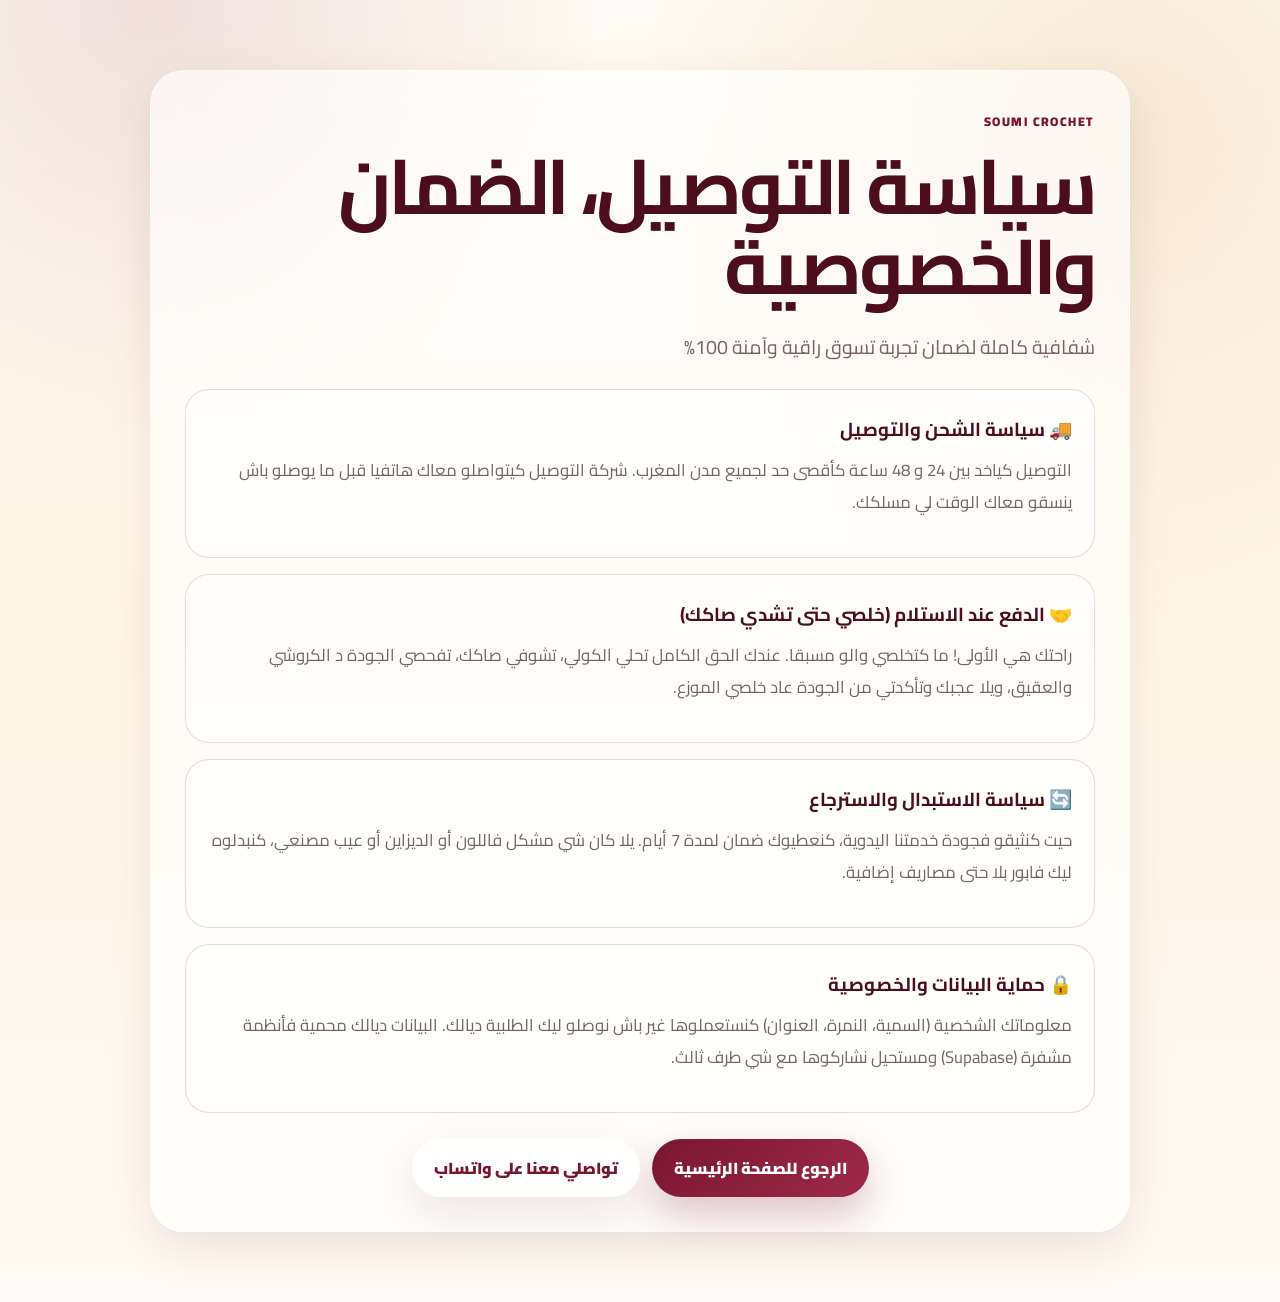
<file: policies.html>
<!doctype html>
<html lang="ar" dir="rtl">
<head>
  <meta charset="UTF-8" />
  <meta name="viewport" content="width=device-width, initial-scale=1.0" />
  <meta name="theme-color" content="#7a1730" />
  <title>سياسة التوصيل، الضمان والخصوصية | Soumi Crochet</title>
  <meta name="description" content="سياسة التوصيل، الدفع عند الاستلام، الاستبدال والاسترجاع، وحماية البيانات الخاصة بمتجر Soumi Crochet." />
  <link rel="preconnect" href="https://fonts.googleapis.com" />
  <link rel="preconnect" href="https://fonts.gstatic.com" crossorigin />
  <link href="https://fonts.googleapis.com/css2?family=Cairo:wght@400;600;700;800;900&family=Tajawal:wght@400;500;700;800;900&display=swap" rel="stylesheet" />
  <link rel="stylesheet" href="assets/css/style.css" />
</head>
<body>
  <main class="policy-hero">
    <div class="container">
      <section class="policy-card glass reveal in-view">
        <span class="eyebrow">SOUMI CROCHET</span>
        <h1>سياسة التوصيل، الضمان والخصوصية</h1>
        <p class="lead">شفافية كاملة لضمان تجربة تسوق راقية وآمنة 100%</p>

        <div class="policy-grid">
          <article class="policy-item">
            <h3>🚚 سياسة الشحن والتوصيل</h3>
            <p>التوصيل كياخد بين 24 و 48 ساعة كأقصى حد لجميع مدن المغرب. شركة التوصيل كيتواصلو معاك هاتفيا قبل ما يوصلو باش ينسقو معاك الوقت لي مسلكك.</p>
          </article>

          <article class="policy-item">
            <h3>🤝 الدفع عند الاستلام (خلصي حتى تشدي صاكك)</h3>
            <p>راحتك هي الأولى! ما كتخلصي والو مسبقا. عندك الحق الكامل تحلي الكولي، تشوفي صاكك، تفحصي الجودة د الكروشي والعقيق، ويلا عجبك وتأكدتي من الجودة عاد خلصي الموزع.</p>
          </article>

          <article class="policy-item">
            <h3>🔄 سياسة الاستبدال والاسترجاع</h3>
            <p>حيت كنثيقو فجودة خدمتنا اليدوية، كنعطيوك ضمان لمدة 7 أيام. يلا كان شي مشكل فاللون أو الديزاين أو عيب مصنعي، كنبدلوه ليك فابور بلا حتى مصاريف إضافية.</p>
          </article>

          <article class="policy-item">
            <h3>🔒 حماية البيانات والخصوصية</h3>
            <p>معلوماتك الشخصية (السمية، النمرة، العنوان) كنستعملوها غير باش نوصلو ليك الطلبية ديالك. البيانات ديالك محمية فأنظمة مشفرة (Supabase) ومستحيل نشاركوها مع شي طرف ثالث.</p>
          </article>
        </div>

        <div class="thankyou-actions" style="margin-top:26px">
          <a class="btn btn-primary btn-glow" href="index.html">الرجوع للصفحة الرئيسية</a>
          <a class="btn btn-secondary glass" href="https://wa.me/212662711995" target="_blank" rel="noopener">تواصلي معنا على واتساب</a>
        </div>
      </section>
    </div>
  </main>
</body>
</html>
</file>
<file: assets/css/style.css>
:root{
  --bg:#fffaf3;
  --bg-soft:#fff8ec;
  --card:rgba(255,255,255,.82);
  --glass:rgba(255,255,255,.64);
  --primary:#7a1730;
  --primary-2:#9f2948;
  --primary-dark:#4c0d1d;
  --accent:#d7aa62;
  --text:#27201e;
  --muted:#74665e;
  --line:rgba(122,23,48,.16);
  --shadow:0 26px 75px rgba(76,13,29,.15);
  --shadow-soft:0 16px 45px rgba(76,13,29,.10);
  --radius:30px;
}
*{box-sizing:border-box}
html{scroll-behavior:smooth}
body{
  margin:0;
  font-family:'Cairo','Tajawal',system-ui,sans-serif;
  color:var(--text);
  background:
    radial-gradient(circle at 12% 0%,rgba(122,23,48,.11),transparent 26%),
    radial-gradient(circle at 88% 10%,rgba(215,170,98,.20),transparent 30%),
    linear-gradient(180deg,#fffaf3 0%,#fff5e8 48%,#fffaf3 100%);
  overflow-x:hidden;
}
body.modal-open{overflow:hidden}
a{color:inherit;text-decoration:none}
img{max-width:100%;display:block}
button,input{font:inherit}
button{cursor:pointer}
.container{width:min(1180px,calc(100% - 30px));margin-inline:auto}
.glass{
  background:var(--glass);
  border:1px solid rgba(255,255,255,.52);
  box-shadow:var(--shadow-soft);
  backdrop-filter:blur(18px);
}
.cursor-glow{
  position:fixed;width:260px;height:260px;border-radius:50%;
  background:radial-gradient(circle,rgba(122,23,48,.13),transparent 62%);
  pointer-events:none;translate:-50% -50%;z-index:0;opacity:.75
}
.site-header{
  position:sticky;top:0;z-index:70;
  background:rgba(255,250,243,.82);
  backdrop-filter:blur(18px);
  border-bottom:1px solid var(--line)
}
.nav-shell{height:78px;display:flex;align-items:center;justify-content:space-between;gap:18px}
.brand img{width:92px;height:58px;object-fit:contain}
.nav{display:flex;align-items:center;gap:24px;background:transparent}
.nav a{font-weight:900;color:var(--muted);transition:.25s ease}
.nav a:hover{color:var(--primary);transform:translateY(-2px)}
.lang-switch{display:flex;gap:4px;border:0;border-radius:999px;padding:5px}
.lang-switch span{min-width:42px;height:34px;border-radius:999px;display:grid;place-items:center;font-weight:900;color:var(--primary)}
.lang-switch span.active{background:var(--primary);color:#fff}
.menu-toggle{display:none;background:transparent;border:0;width:44px;height:44px;position:relative}
.menu-toggle span{display:block;width:26px;height:2px;background:var(--primary);margin:6px auto;border-radius:99px;transition:.3s ease}
.menu-toggle.active span:nth-child(1){transform:translateY(8px) rotate(45deg)}
.menu-toggle.active span:nth-child(2){opacity:0}
.menu-toggle.active span:nth-child(3){transform:translateY(-8px) rotate(-45deg)}
.section{padding:92px 0}
.compact-mobile{}
.hero{min-height:calc(100vh - 78px);display:grid;align-items:center;padding:70px 0 90px}
.hero-grid{display:grid;grid-template-columns:1.02fr .98fr;gap:54px;align-items:center}
.eyebrow{display:inline-flex;align-items:center;color:var(--primary);font-size:.78rem;letter-spacing:.12em;text-transform:uppercase;font-weight:900;margin-bottom:14px}
h1,h2,h3,p{margin-top:0}
h1{font-size:clamp(2.35rem,6vw,5.45rem);line-height:1.04;letter-spacing:-.045em;color:var(--primary-dark);margin-bottom:22px}
h2{font-size:clamp(1.8rem,4vw,3.42rem);line-height:1.12;letter-spacing:-.035em;color:var(--primary-dark);margin-bottom:14px}
p{color:var(--muted);font-size:1.05rem;line-height:1.88}
.lead{font-size:1.22rem;max-width:690px}
.hero-actions{display:flex;flex-wrap:wrap;gap:14px;margin:34px 0 24px}
.btn{
  border:0;border-radius:999px;padding:14px 22px;font-weight:900;
  display:inline-flex;align-items:center;justify-content:center;gap:8px;
  transition:transform .25s ease,box-shadow .25s ease,filter .25s ease
}
.btn:hover{transform:translateY(-3px)}
.btn-primary{background:linear-gradient(135deg,var(--primary),var(--primary-2));color:#fff;box-shadow:0 18px 38px rgba(122,23,48,.25)}
.btn-secondary{color:var(--primary);background:rgba(255,255,255,.68)}
.btn-small{width:100%;padding:12px 16px}
.btn-xl{width:100%;padding:16px 24px}
.btn-glow{position:relative;overflow:hidden}
.btn-glow::after{content:"";position:absolute;inset:-80% -40%;background:linear-gradient(90deg,transparent,rgba(255,255,255,.34),transparent);transform:rotate(15deg) translateX(-100%);animation:shine 3.2s infinite}
@keyframes shine{45%,100%{transform:rotate(15deg) translateX(160%)}}
.pulse{animation:pulse 2.15s infinite}
@keyframes pulse{0%{box-shadow:0 0 0 0 rgba(122,23,48,.36),0 18px 38px rgba(122,23,48,.23)}70%{box-shadow:0 0 0 18px rgba(122,23,48,0),0 18px 38px rgba(122,23,48,.23)}100%{box-shadow:0 0 0 0 rgba(122,23,48,0),0 18px 38px rgba(122,23,48,.23)}}
.hero-badges{display:flex;gap:10px;flex-wrap:wrap}
.hero-badges span{border-radius:999px;padding:9px 14px;font-weight:900;color:var(--primary-dark)}
.hero-art{position:relative;min-height:620px;isolation:isolate}
.orb{position:absolute;border-radius:50%;filter:blur(2px);z-index:-1}
.orb-one{width:420px;height:420px;background:rgba(122,23,48,.12);top:60px;left:80px}
.orb-two{width:280px;height:280px;background:rgba(215,170,98,.24);bottom:70px;right:40px}
.hero-img{position:absolute;object-fit:cover;border:10px solid rgba(255,255,255,.72);box-shadow:var(--shadow);animation:float 5.5s ease-in-out infinite;background:#fff}
.hero-main-img{width:410px;height:520px;border-radius:46px;left:50%;top:50%;transform:translate(-50%,-50%);z-index:2}
.hero-float{width:210px;height:270px;border-radius:34px;z-index:3}
.hero-float-one{top:52px;right:0;animation-delay:.35s}
.hero-float-two{bottom:34px;left:0;animation-delay:.65s}
@keyframes float{0%,100%{translate:0 0}50%{translate:0 -14px}}
.section-head{text-align:center;max-width:790px;margin:0 auto 42px}
.section-lead{max-width:760px;margin-inline:auto}
.carousel-shell{position:relative}
.product-carousel{
  display:flex;overflow-x:auto;scroll-snap-type:x mandatory;gap:20px;
  scroll-behavior:smooth;padding:8px 4px 28px;overscroll-behavior-inline:contain;
  scrollbar-width:none
}
.product-carousel::-webkit-scrollbar{display:none}
.product-card{
  flex:0 0 31.5%;scroll-snap-align:center;border-radius:var(--radius);overflow:hidden;
  transition:transform .32s ease,border-color .32s ease,box-shadow .32s ease
}
.product-card:hover{transform:translateY(-8px);border-color:rgba(122,23,48,.25);box-shadow:var(--shadow)}
.product-media{border:0;background:transparent;padding:0;width:100%;position:relative;overflow:hidden;display:block}
.product-media img{width:100%;height:370px;object-fit:cover;transition:transform .5s ease}
.product-card:hover .product-media img{transform:scale(1.045)}
.product-badge{position:absolute;top:14px;inset-inline-start:14px;background:rgba(122,23,48,.92);color:#fff;border-radius:999px;padding:7px 11px;font-weight:900;font-size:.8rem}
.product-card-body{padding:18px}
.product-card-body h3{font-size:1.14rem;line-height:1.35;color:var(--primary-dark);margin-bottom:8px}
.product-card-body p{font-size:.95rem;line-height:1.62;margin:10px 0 14px;min-height:78px}
.price-tag{display:inline-flex;align-items:baseline;gap:7px;color:var(--primary);font-weight:900;letter-spacing:.01em;margin:3px 0 6px}
.old-price{opacity:.58;font-size:.9em;text-decoration-thickness:2px;text-decoration-color:rgba(122,23,48,.55)}
.price-tag strong{font-size:1.15em;color:var(--primary-dark)}
.gallery-arrow{
  position:absolute;top:50%;transform:translateY(-50%);z-index:4;
  width:52px;height:52px;border:0;border-radius:50%;display:grid;place-items:center;
  color:var(--primary);font-size:2.2rem;font-weight:900
}
.gallery-prev{left:-20px}.gallery-next{right:-20px}
.story-card{display:grid;grid-template-columns:.9fr 1.1fr;gap:42px;align-items:center;border-radius:42px;padding:28px}
.story-media img{width:100%;height:560px;object-fit:cover;border-radius:34px;box-shadow:var(--shadow-soft)}
.story-copy p{margin-bottom:28px}
.reviews-grid,.promise-grid{display:grid;grid-template-columns:repeat(4,1fr);gap:20px}
.review-card,.promise-card{border-radius:28px;padding:22px;transition:.25s ease}
.review-card:hover,.promise-card:hover{transform:translateY(-5px);border-color:rgba(122,23,48,.28)}
.review-card:active{transform:scale(.97);border-color:var(--primary);transition:transform .1s ease}
.stars{color:var(--accent);font-size:1.2rem;letter-spacing:2px}
.review-card h3,.promise-card h3{color:var(--primary-dark);margin:8px 0 12px}
.review-card audio{width:100%;accent-color:var(--primary)}
.faq-list{display:grid;gap:14px;max-width:900px;margin-inline:auto}
.faq-list details{border-radius:24px;padding:0;overflow:hidden}
.faq-list summary{list-style:none;padding:18px 20px;font-weight:900;color:var(--primary-dark);cursor:pointer}
.faq-list summary::-webkit-details-marker{display:none}
.faq-list summary::after{content:"+";float:inline-end;color:var(--primary);font-size:1.4rem}
.faq-list details[open] summary::after{content:"−"}
.faq-list p{padding:0 20px 20px;margin:0;transform-origin:top}
.faq-list details[open] p{animation:pageTurn .42s cubic-bezier(.25,1,.5,1) forwards}
@keyframes pageTurn{0%{opacity:0;transform:perspective(800px) rotateX(-22deg) translateY(-8px)}100%{opacity:1;transform:perspective(800px) rotateX(0) translateY(0)}}
.footer{padding:42px 0 104px;background:linear-gradient(180deg,rgba(122,23,48,.07),rgba(122,23,48,.13));border-top:1px solid var(--line)}
.footer-grid{display:grid;grid-template-columns:1fr 1.2fr;gap:32px;align-items:center}
.footer-logo{width:112px;height:70px;object-fit:contain;margin-bottom:12px}
.footer-badges{display:flex;justify-content:flex-end;flex-wrap:wrap;gap:12px}
.footer-badge{display:inline-flex;align-items:center;border-radius:999px;padding:12px 16px;background:rgba(255,255,255,.72);border:1px solid var(--line);color:var(--primary);font-weight:900;box-shadow:var(--shadow-soft);transition:.25s ease}
.footer-badge:hover{transform:translateY(-3px);background:var(--primary);color:#fff}
.modal{position:fixed;inset:0;z-index:100;pointer-events:none}
.modal.show{pointer-events:auto}
.modal-mask{position:absolute;inset:0;background:rgba(28,15,18,.62);backdrop-filter:blur(8px);opacity:0;transition:.3s ease}
.modal.show .modal-mask{opacity:1}
.modal-card{position:absolute;left:50%;top:50%;width:min(1010px,calc(100% - 24px));max-height:90vh;overflow:auto;border-radius:34px;transform:translate(-50%,-46%) scale(.94);opacity:0;transition:.35s cubic-bezier(.2,.8,.2,1)}
.modal.show .modal-card{transform:translate(-50%,-50%) scale(1);opacity:1}
.modal-close{position:absolute;top:14px;inset-inline-end:14px;width:42px;height:42px;border:0;border-radius:50%;background:rgba(122,23,48,.11);color:var(--primary);font-size:1.8rem;z-index:6}
.modal-product-grid{display:grid;grid-template-columns:1.05fr .95fr;gap:26px;padding:30px}
.modal-carousel{position:relative;border-radius:28px;overflow:hidden;background:#f6eadc}
.modal-carousel img{width:100%;height:590px;object-fit:cover}
.carousel-arrow{position:absolute;top:50%;transform:translateY(-50%);width:46px;height:46px;border:0;border-radius:50%;background:rgba(255,255,255,.86);color:var(--primary);font-size:2rem;display:grid;place-items:center}
.carousel-arrow.prev{inset-inline-start:14px}.carousel-arrow.next{inset-inline-end:14px}
.carousel-dots{position:absolute;left:50%;bottom:14px;transform:translateX(-50%);display:flex;gap:7px}
.carousel-dots button{width:10px;height:10px;border:0;border-radius:50%;background:rgba(255,255,255,.7)}
.carousel-dots button.active{background:var(--primary);width:26px;border-radius:999px}
.modal-info{display:flex;flex-direction:column;justify-content:center;padding:18px 8px}
.modal-thumbs{display:flex;gap:10px;flex-wrap:wrap;margin:18px 0}
.modal-thumbs button{padding:0;border:2px solid transparent;background:#fff;border-radius:16px;overflow:hidden}
.modal-thumbs button.active{border-color:var(--primary)}
.modal-thumbs img{width:76px;height:88px;object-fit:cover}
.bottom-sheet .sheet-panel{
  position:absolute;left:50%;bottom:0;width:min(720px,100%);max-height:92vh;overflow:auto;
  border-radius:34px 34px 0 0;padding:18px 22px 0;transform:translate(-50%,105%);
  transition:.38s cubic-bezier(.2,.8,.2,1);background:var(--bg-soft)
}
.bottom-sheet.show .sheet-panel{transform:translate(-50%,0)}
.sheet-handle{width:66px;height:5px;background:rgba(122,23,48,.24);border-radius:999px;margin:0 auto 16px}
.sheet-head{padding-inline-end:46px}
.order-progress{display:grid;grid-template-columns:repeat(3,1fr);gap:8px;margin:14px 0 18px}
.order-progress span{height:7px;border-radius:999px;background:rgba(122,23,48,.16)}
.order-progress span.active{background:linear-gradient(90deg,var(--primary),var(--accent))}
.form-step{display:none;animation:softIn .3s ease}
.form-step.active{display:block}
@keyframes softIn{from{opacity:0;transform:translateY(12px)}to{opacity:1;transform:translateY(0)}}
.selected-product,.final-summary{display:grid;grid-template-columns:92px 1fr;gap:13px;align-items:center;border-radius:22px;padding:12px;margin-bottom:16px;background:rgba(255,255,255,.74)}
.selected-product img{width:92px;height:106px;object-fit:cover;border-radius:16px}
.selected-product small,.final-summary small{display:block;color:var(--muted);direction:ltr;text-align:left;word-break:break-all;font-size:.78rem}
.visual-picker{display:grid;grid-template-columns:repeat(3,1fr);gap:12px;padding-bottom:14px}
.visual-picker button{border:1px solid var(--line);background:#fff;border-radius:20px;padding:0;overflow:hidden;text-align:inherit;transition:.25s ease}
.visual-picker button.active{border-color:var(--primary);box-shadow:0 0 0 4px rgba(122,23,48,.08)}
.visual-picker img{width:100%;height:150px;object-fit:cover}
.visual-picker strong{display:block;padding:10px 10px 0;color:var(--primary-dark);font-size:.9rem}
.picker-price{display:block;padding:0 10px 10px;color:var(--primary)}
.field{display:grid;gap:8px;margin-bottom:14px;font-weight:900;color:var(--primary-dark)}
.field input{width:100%;border:1px solid var(--line);border-radius:16px;padding:14px;background:#fff;outline:none;color:var(--text)}
.field input:focus{border-color:var(--primary);box-shadow:0 0 0 4px rgba(122,23,48,.09)}
.wizard-actions{
  position:sticky;bottom:0;background:#fff8ec;border-top:1px solid var(--line);
  padding:12px 0 14px;z-index:10;display:flex;gap:12px;justify-content:flex-end
}
.wizard-actions.split .btn{flex:1}
.mobile-sticky-cta{display:none;position:fixed;left:16px;right:16px;bottom:12px;z-index:58}
.whatsapp-widget{position:fixed;left:18px;bottom:92px;right:auto;z-index:62}
.whatsapp-float{width:60px;height:60px;border:0;border-radius:50%;background:#25d366;display:flex;align-items:center;justify-content:center;padding:0}
.whatsapp-float svg{display:block;width:32px;height:32px}
.wa-chat{position:absolute;left:0;right:auto;bottom:76px;width:315px;border-radius:24px;overflow:hidden;transform:translateY(18px) scale(.94);opacity:0;pointer-events:none;transition:.3s cubic-bezier(.2,.8,.2,1)}
.wa-chat.show{transform:translateY(0) scale(1);opacity:1;pointer-events:auto}
.wa-head{background:linear-gradient(135deg,#075e54,#128c7e);color:#fff;padding:14px 16px;display:flex;align-items:center;justify-content:space-between}
.wa-head button{background:transparent;border:0;color:#fff;font-size:1.6rem}
.wa-body{padding:16px}
.wa-body p{font-size:.94rem;line-height:1.6;margin-bottom:12px}
.wa-body button{width:100%;margin-top:8px;border:1px solid rgba(37,211,102,.32);background:#f3fff8;color:#075e54;border-radius:14px;padding:10px;font-weight:900;text-align:inherit}
.reveal{opacity:0;transform:translateY(28px);transition:opacity .75s ease,transform .75s ease}
.reveal.in-view{opacity:1;transform:translateY(0)}
.type-target.typing-ready{visibility:hidden}
.type-target.typing-active,.type-target.typed{visibility:visible}
.policy-hero{min-height:100vh;display:grid;align-items:center;padding:70px 0}
.policy-card{border-radius:34px;padding:34px;max-width:980px;margin:0 auto}
.policy-grid{display:grid;gap:16px;margin-top:24px}
.policy-item{border-radius:24px;padding:22px;background:rgba(255,255,255,.74);border:1px solid var(--line)}
.policy-item h3{color:var(--primary-dark);margin-bottom:8px}
.thankyou-page{min-height:100vh;display:grid;align-items:center;padding:70px 0}
.thankyou-card{max-width:760px;margin:0 auto;border-radius:38px;padding:34px;text-align:center}
.thankyou-product{display:grid;grid-template-columns:160px 1fr;gap:18px;align-items:center;text-align:start;background:rgba(255,255,255,.7);border:1px solid var(--line);border-radius:26px;padding:14px;margin:24px 0}
.thankyou-product img{width:160px;height:190px;object-fit:cover;border-radius:20px}
.thankyou-actions{display:flex;flex-wrap:wrap;gap:12px;justify-content:center}
@media (min-width:1021px){
  .nav{background:transparent}
  .gallery-arrow{display:grid}
}
@media (max-width:1020px){
  .menu-toggle{display:block}
  .nav{
    position:absolute;top:78px;left:15px;right:15px;z-index:100;
    display:grid;gap:5px;border:1px solid var(--line);border-radius:24px;padding:14px;
    background:#fff8ec;opacity:0;pointer-events:none;transform:translateY(-12px) scale(.98);
    transition:all .3s cubic-bezier(.2,.8,.2,1);backdrop-filter:none;box-shadow:var(--shadow)
  }
  .nav.show{opacity:1;pointer-events:auto;transform:translateY(0) scale(1)}
  .nav a{padding:12px;border-radius:14px}
  .hero-grid,.story-card,.modal-product-grid{grid-template-columns:1fr}
  .hero-art{order:-1;min-height:560px}
  .product-card{flex:0 0 42%}
  .reviews-grid,.promise-grid{grid-template-columns:repeat(2,1fr)}
  .footer-grid{grid-template-columns:1fr;text-align:center}
  .footer-logo{margin-inline:auto}
  .footer-badges{justify-content:center}
  .gallery-arrow{display:none}
}
@media (max-width:680px){
  .container{width:calc(100% - 24px)}
  .section{padding:66px 0}.compact-mobile{padding:58px 0}
  .nav-shell{height:70px}.nav{top:70px}
  .brand img{width:78px}
  .hero{padding:34px 0 72px}
  .hero-copy{text-align:center}
  .hero-actions,.hero-badges{justify-content:center}
  .hero-art{min-height:430px}
  .hero-main-img{width:275px;height:355px;border-radius:34px;border-width:7px}
  .hero-float{width:136px;height:178px;border-radius:24px;border-width:6px}
  .hero-float-one{top:20px}.hero-float-two{bottom:18px}
  .orb-one{width:280px;height:280px;left:30px}.orb-two{width:180px;height:180px}
  .product-card{flex:0 0 85%;border-radius:24px}
  .product-media img{height:320px;max-height:340px}
  .product-card-body{padding:14px}
  .product-card-body p{min-height:0;font-size:.9rem;line-height:1.55;margin-bottom:12px}
  .reviews-grid,.promise-grid,.visual-picker{grid-template-columns:1fr}
  .story-card{padding:14px;border-radius:28px}
  .story-media img{height:360px;border-radius:24px}
  .modal-card{width:calc(100% - 16px);border-radius:28px}
  .modal-product-grid{padding:16px}
  .modal-carousel img{height:430px}
  .bottom-sheet .sheet-panel{padding:16px 16px 0}
  .visual-picker img{height:180px}
  .mobile-sticky-cta{display:flex}
  .whatsapp-widget{left:14px;bottom:82px}
  .wa-chat{width:calc(100vw - 28px)}
  .footer{padding-bottom:92px}
  .thankyou-product{grid-template-columns:1fr;text-align:center}
  .thankyou-product img{margin-inline:auto}
}
</file>
